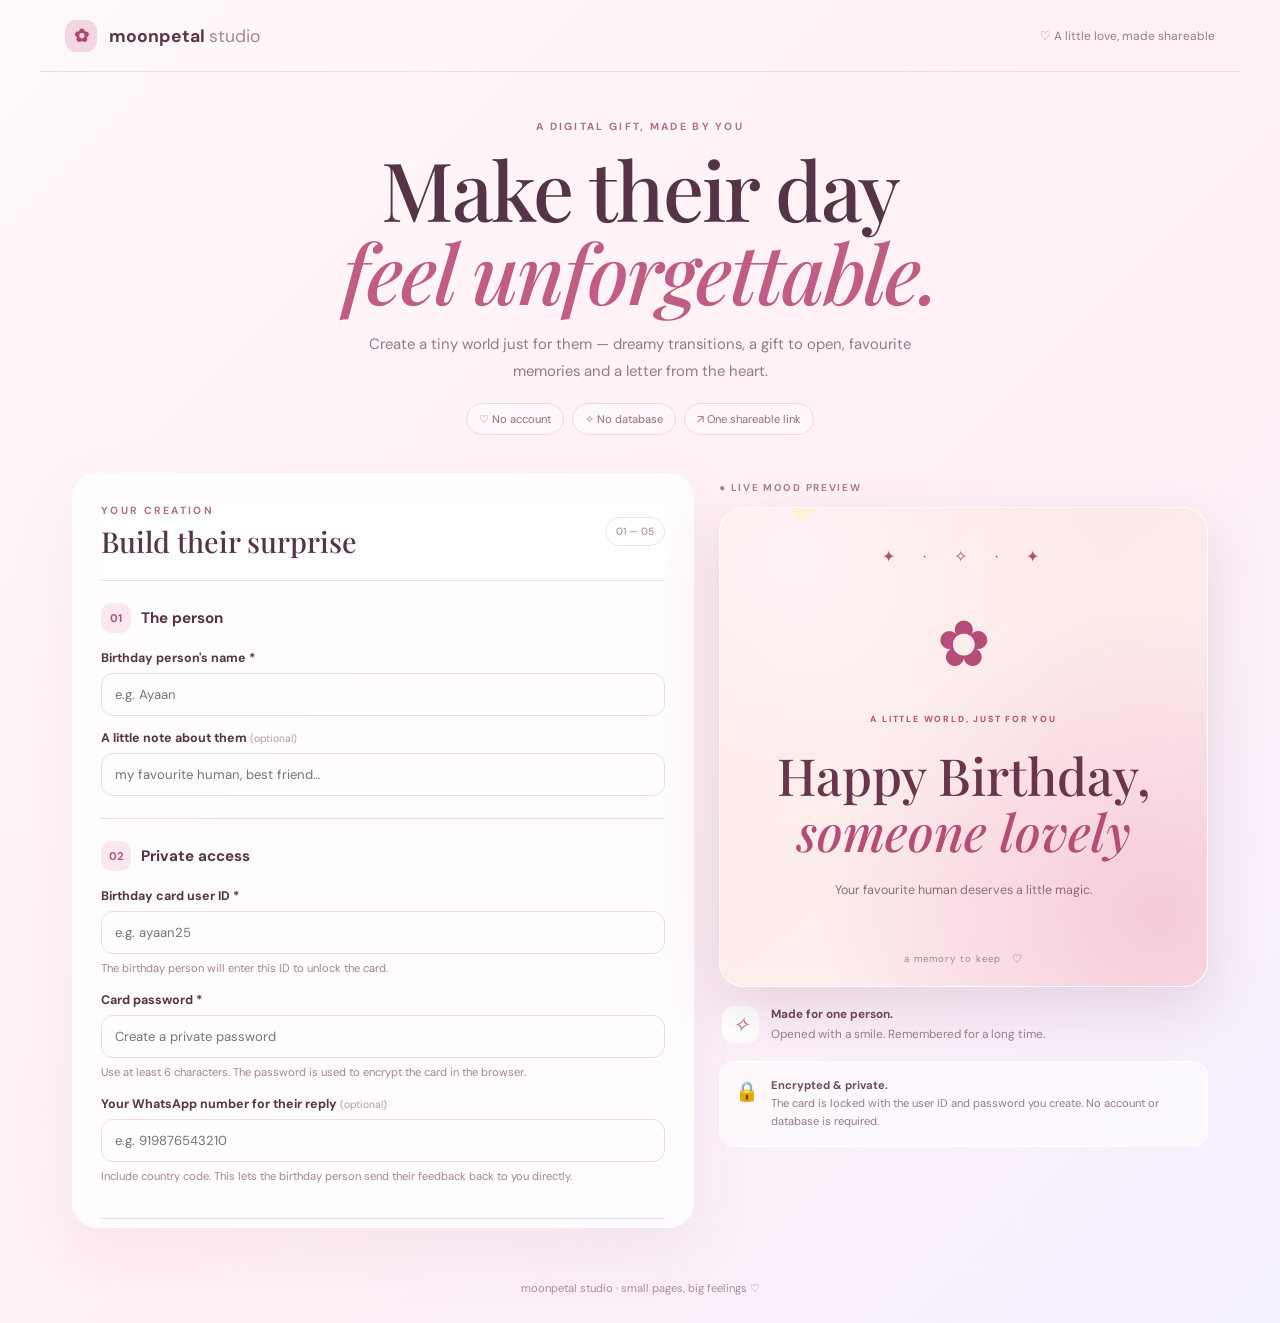
<file: index.html>
<!doctype html><html lang="en"><head><meta charset="utf-8"><meta name="viewport" content="width=device-width,initial-scale=1"><title>Moonpetal Studio · Birthday Wish Maker</title><link rel="preconnect" href="https://fonts.googleapis.com"><link href="https://fonts.googleapis.com/css2?family=DM+Sans:wght@400;500;600;700&family=Playfair+Display:ital,wght@0,500;0,600;1,500&display=swap" rel="stylesheet"><link rel="stylesheet" href="style.css"></head><body class="studio"><header class="top"><a class="brand" href="index.html"><i>✿</i> moonpetal <span>studio</span></a><small>♡ A little love, made shareable</small></header><main class="shell"><section class="intro"><p class="eyebrow">A DIGITAL GIFT, MADE BY YOU</p><h1>Make their day<br><em>feel unforgettable.</em></h1><p>Create a tiny world just for them — dreamy transitions, a gift to open, favourite memories and a letter from the heart.</p><div class="pills"><span>♡ No account</span><span>✧ No database</span><span>↗ One shareable link</span></div></section><div class="layout"><form id="form" class="panel"><div class="panel-head"><div><p class="eyebrow">YOUR CREATION</p><h2>Build their surprise</h2></div><small>01 — 05</small></div><section class="part"><h3><b>01</b> The person</h3><label for="name">Birthday person's name *</label><input id="name" maxlength="48" placeholder="e.g. Ayaan" required><label for="note">A little note about them <small>(optional)</small></label><input id="note" maxlength="70" placeholder="my favourite human, best friend…"></section>
<section class="part"><h3><b>02</b> Private access</h3><label for="userId">Birthday card user ID *</label><input id="userId" maxlength="32" autocomplete="off" placeholder="e.g. ayaan25" required><p class="hint">The birthday person will enter this ID to unlock the card.</p><label for="password">Card password *</label><input id="password" type="password" minlength="6" maxlength="64" autocomplete="new-password" placeholder="Create a private password" required><p class="hint">Use at least 6 characters. The password is used to encrypt the card in the browser.</p><label for="replyTo">Your WhatsApp number for their reply <small>(optional)</small></label><input id="replyTo" inputmode="tel" placeholder="e.g. 919876543210"><p class="hint">Include country code. This lets the birthday person send their feedback back to you directly.</p></section><section class="part"><h3><b>03</b> Your words</h3><label for="wish">Birthday message *</label><textarea id="wish" maxlength="900" rows="4" required placeholder="If I could wrap all my good wishes into one gift…"></textarea><label for="blessings">Blessings & prayers</label><textarea id="blessings" maxlength="650" rows="3" placeholder="May peace find you, may your dreams grow…"></textarea><label for="letter">Secret final letter</label><textarea id="letter" maxlength="800" rows="3" placeholder="One last thing I want you to know…"></textarea></section><section class="part"><h3><b>04</b> Little keepsakes</h3><label for="photos">Upload up to 2 photos <small>(optional)</small></label><input id="photos" type="file" accept="image/jpeg,image/png,image/webp" multiple><p class="hint">Photos are compressed into the link. For more reliable sharing, use public photo URLs below.</p><div id="photoPreview" class="photo-preview"></div><label for="photoUrls">Or public photo URLs <small>(one per line, max 3)</small></label><textarea id="photoUrls" rows="2" placeholder="https://example.com/photo1.jpg"></textarea><label for="video">Memory video URL <small>(optional)</small></label><input id="video" type="url" placeholder="https://example.com/video.mp4"><p class="hint">Use a public direct video URL. A local video file cannot reliably travel in a share link.</p></section><section class="part"><h3><b>05</b> Set the mood</h3><div class="themes"><label><input type="radio" name="theme" value="rose" checked><i class="rose"></i><strong>Rosewater</strong><small>Blush · rose · cream</small></label><label><input type="radio" name="theme" value="lavender"><i class="lavender"></i><strong>Lavender dusk</strong><small>Violet · lilac · pearl</small></label><label><input type="radio" name="theme" value="peach"><i class="peach"></i><strong>Peach glow</strong><small>Peach · coral · gold</small></label></div><label for="musicUrl">Optional background music URL</label><input id="musicUrl" type="url" placeholder="https://example.com/music.mp3"><p class="hint">Music appears behind a play button; it will not autoplay.</p><label class="check"><input id="auto" type="checkbox" checked><span><strong>Pause on the opening slide</strong><small>The opening slide advances after 5 seconds. All later pages are controlled manually.</small></span></label></section><button id="createBtn" class="primary" type="submit">Create their private birthday link <span>↗</span></button><p class="footnote">Your wish is encrypted in the browser. This site does not save it to a database.</p></form><aside class="side"><p class="preview-label">● LIVE MOOD PREVIEW</p><div id="preview" class="preview theme-rose"><div class="stars">✦　·　✧　·　✦</div><div class="flower">✿</div><small>A LITTLE WORLD, JUST FOR YOU</small><h2>Happy Birthday,<br><em id="previewName">someone lovely</em></h2><p id="previewNote">Your favourite human deserves a little magic.</p><div class="bow">🎀</div><footer>a memory to keep　♡</footer></div><div class="caption"><i>✧</i><p><strong>Made for one person.</strong><br>Opened with a smile. Remembered for a long time.</p></div><div class="privacy"><span>🔒</span><p><strong>Encrypted & private.</strong><br>The card is locked with the user ID and password you create. No account or database is required.</p></div></aside></div><section id="result" class="result panel hidden"><div class="seal">✉</div><p class="eyebrow">SEALED WITH LOVE</p><h2>Their little world is ready.</h2><p>Send the link together with the user ID and password. The birthday person must unlock the private surprise before it opens.</p><div class="linkrow"><input id="link" readonly><button id="copy" class="secondary">Copy link</button></div><p id="warning" class="warning hidden"></p><div class="actions"><button id="share" class="outline" type="button">Share link ↗</button><a id="wa" class="whatsapp" target="_blank" rel="noopener">Share on WhatsApp ↗</a><a id="previewLink" class="outline" target="_blank" rel="noopener">Preview surprise ↗</a></div><p id="copied" class="copied"></p></section></main><footer class="bottom">moonpetal studio · small pages, big feelings ♡</footer><script src="creator.js"></script></body></html>
</file>
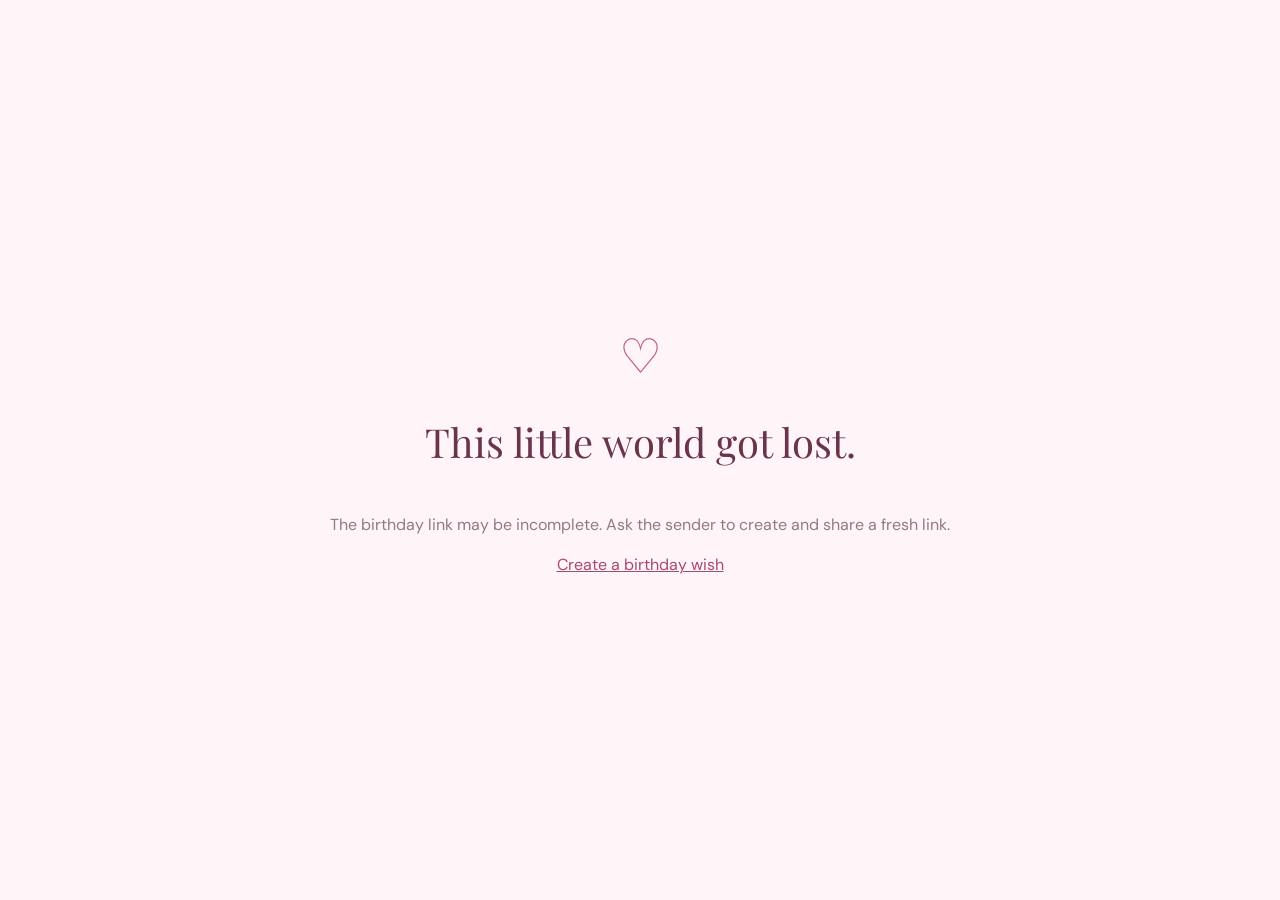
<file: wish.html>
<!doctype html><html lang="en"><head><meta charset="utf-8"><meta name="viewport" content="width=device-width,initial-scale=1"><meta name="theme-color" content="#f8dfe8"><title>A little birthday world ♡</title><link rel="preconnect" href="https://fonts.googleapis.com"><link href="https://fonts.googleapis.com/css2?family=DM+Sans:wght@400;500;600;700&family=Playfair+Display:ital,wght@0,500;0,600;1,500&display=swap" rel="stylesheet"><link rel="stylesheet" href="style.css"></head><body class="recipient theme-rose"><div id="auth" class="auth-overlay"><div class="auth-card"><div class="auth-lock">🔒</div><p class="eyebrow">A PRIVATE BIRTHDAY WORLD</p><h1>This surprise is locked.</h1><p>Enter the user ID and password given to you by the person who made this birthday card.</p><form id="authForm"><label for="authUser">User ID</label><input id="authUser" autocomplete="username" placeholder="Enter your user ID" required><label for="authPass">Password</label><input id="authPass" type="password" autocomplete="current-password" placeholder="Enter your password" required><button class="primary" type="submit">Unlock my birthday surprise <span>♡</span></button><p id="authError" class="auth-error"></p></form></div></div><div class="glow glow-a"></div><div class="glow glow-b"></div><div id="petals" class="petals"></div><button id="music" class="music hidden">♫ <span>Play music</span></button><audio id="audio" loop></audio><main id="story" class="story"><section class="page active opening"><div class="ornament">✧　♡　✧</div><p class="eyebrow">TODAY, THE WORLD GOT A LITTLE BRIGHTER</p><div class="flower">✿</div><h1>Happy Birthday,<br><em id="person">beautiful soul</em><span>.</span></h1><p id="personNote">This little world was made just for you.</p><div class="rule">—　a day worth celebrating　—</div><p class="count-label">YOUR SURPRISE BEGINS IN <b id="count">5</b></p></section><section class="page"><small class="page-num">01 / A NOTE FROM THE HEART</small><div class="round-icon">♡</div><p class="eyebrow">SOME WORDS, JUST FOR YOU</p><h2>A wish wrapped<br><em>in love.</em></h2><article class="paper"><span>✿</span><p id="wishText"></p><footer>with all my heart ♡</footer></article></section><section class="page"><small class="page-num">02 / WISHES FOR YOUR JOURNEY</small><div class="moon">☾</div><p class="eyebrow">FOR EVERY TOMORROW</p><h2>May life be<br><em>gentle with you.</em></h2><div id="blessingList" class="blessings"></div><p class="softline">May you always find a reason to smile. ♡</p></section><section class="page"><small class="page-num">03 / LITTLE MOMENTS, FOREVER</small><p class="eyebrow">A FEW PIECES OF OUR STORY</p><h2>Kept close,<br><em>always.</em></h2><div id="gallery" class="gallery"></div><p id="noPhotos" class="softline hidden">Even moments we haven't photographed can become our favourite memories. ♡</p><div id="videoWrap" class="video-wrap hidden"><video id="videoPlayer" controls playsinline></video></div><p class="gallery-caption">little moments. endless meaning.</p></section><section class="page gift-page"><small class="page-num">04 / THERE'S ONE MORE THING</small><p class="eyebrow">A SMALL GIFT, WITH A BIG FEELING</p><h2>Something special<br><em>is waiting.</em></h2><p class="softline">Tap the gift to open your surprise.</p><button id="gift" class="gift" aria-label="Open birthday gift"><span class="gift-glow"></span><span class="box"><i class="lid"></i><i class="ribbon-v"></i><i class="ribbon-h"></i><i class="bow">♡</i></span></button><p id="giftText" class="softline">made just for you ♡</p></section><section class="page feedback-page"><small class="page-num">05 / YOUR RESPONSE</small><div class="round-icon">♡</div><p class="eyebrow">NOW IT'S YOUR TURN</p><h2>How did this<br><em>little world feel?</em></h2><p class="softline">Before you open the final letter, leave a little note for the person who made this for you.</p><div class="feedback-card"><label class="feedback-label">Pick a feeling</label><div id="feelings" class="feelings"><button type="button" data-feeling="🥹 Touched">🥹<span>Touched</span></button><button type="button" data-feeling="😍 Loved it">😍<span>Loved it</span></button><button type="button" data-feeling="😊 Happy">😊<span>Happy</span></button><button type="button" data-feeling="🤗 Grateful">🤗<span>Grateful</span></button></div><label class="feedback-label" for="feedbackText">Your message</label><textarea id="feedbackText" maxlength="500" rows="4" placeholder="Tell them what you loved about the surprise…"></textarea><label class="feedback-label" for="feedbackFavorite">Favourite part <small>(optional)</small></label><select id="feedbackFavorite"><option value="">Choose one</option><option>Birthday message</option><option>Photos / memories</option><option>The gift</option><option>The final letter</option><option>Everything ♡</option></select><button id="sendFeedback" class="open-letter" type="button">♡ Send my response</button><p id="feedbackStatus" class="feedback-status"></p></div></section><section class="page final-page"><small class="page-num">06 / OPEN WHEN YOU'RE READY</small><div class="flower">✿</div><p class="eyebrow">A SECRET LETTER</p><h2>One last thing<br><em>from me to you.</em></h2><button id="openLetter" class="open-letter">♡　Open your letter　↗</button><article id="finalCard" class="final-card hidden"><small>✧ A LETTER FOR YOU ✧</small><p id="finalText"></p><footer>always wishing you the best ♡</footer></article><p class="final-wish">Happy Birthday, <span id="finalName"></span>. May this year be kind to you.</p><button id="replay" class="replay">↺ Experience it again</button></section><nav class="controls"><button id="prev" aria-label="Previous page">←</button><div id="dots" class="dots"></div><button id="next" aria-label="Next page">→</button></nav><div class="progress"><span id="progress"></span></div></main><div id="invalid" class="invalid hidden"><div>♡</div><h1>This little world got lost.</h1><p>The birthday link may be incomplete. Ask the sender to create and share a fresh link.</p><a href="index.html">Create a birthday wish</a></div><script src="wish.js"></script></body></html>
</file>
<file: style.css>
*{box-sizing:border-box} :root{font-family:"DM Sans",sans-serif;color:#563448;--accent:#b64d78;--deep:#6b344d;--bg-a:#fff1f5;--bg-b:#f5cad9;--bg-c:#f9e8df}body{margin:0}button,input,textarea{font:inherit}.hidden{display:none!important}h1,h2{font-family:"Playfair Display",serif;font-weight:500}.eyebrow{font-size:.65rem;letter-spacing:2.3px;font-weight:700;color:#b16d8a;margin:0 0 14px}.studio{min-height:100vh;background:linear-gradient(135deg,#fff9fa,#fff0f5 55%,#f4efff);overflow:hidden}.top{height:72px;max-width:1200px;margin:auto;padding:0 25px;display:flex;justify-content:space-between;align-items:center;border-bottom:1px solid #eedfe6}.brand{text-decoration:none;color:#58364a;font-weight:700;font-size:1.1rem}.brand i{font-style:normal;display:inline-grid;place-items:center;width:32px;height:32px;background:#f4d6e2;border-radius:11px;color:#a84970;margin-right:8px}.brand span{font-weight:400;color:#a98494}.top small{font-size:.75rem;color:#9a7c89}.shell{max-width:1180px;padding:48px 22px 38px;margin:auto}.intro{text-align:center;max-width:690px;margin:0 auto 38px}.intro h1{font-size:clamp(3rem,7vw,5.1rem);line-height:1.02;letter-spacing:-2px;margin:0}.intro h1 em{color:#c15c85}.intro>p:not(.eyebrow){max-width:550px;margin:18px auto;color:#947988;line-height:1.8;font-size:.93rem}.pills{display:flex;justify-content:center;gap:8px;flex-wrap:wrap}.pills span{border:1px solid #ead8e2;border-radius:30px;padding:8px 12px;font-size:.7rem;color:#966b80;background:#ffffff80}.layout{display:grid;grid-template-columns:minmax(0,1.12fr) minmax(280px,.88fr);gap:25px;align-items:start}.panel{border:1px solid #ffffff;background:#ffffffc9;backdrop-filter:blur(15px);border-radius:25px;padding:28px;box-shadow:0 22px 65px #82415e12}.panel-head{display:flex;justify-content:space-between;align-items:center;padding-bottom:20px;border-bottom:1px solid #eedfe6}.panel-head .eyebrow{margin:0 0 5px}.panel-head h2,.result h2{font-size:1.8rem;margin:0}.panel-head>small{font-size:.65rem;color:#a98092;border:1px solid #eedfe6;padding:7px 10px;border-radius:30px}.part{padding:22px 0;border-bottom:1px solid #eedfe6}.part h3{font-size:.95rem;margin:0 0 17px;display:flex;align-items:center;gap:10px}.part h3 b{font-size:.7rem;display:grid;place-items:center;width:30px;height:30px;border-radius:10px;background:#fae7ef;color:#b4557d}.part label{display:block;font-size:.78rem;font-weight:700;margin:14px 0 7px}.part label small{font-weight:400;color:#b19aa5}.part input:not([type=radio]):not([type=checkbox]):not([type=file]),.part textarea{width:100%;border:1px solid #eadbe2;background:#fffdfd;border-radius:12px;padding:12px 13px;color:#573748;outline:none;font-size:.82rem}.part textarea{resize:vertical;line-height:1.6}.part input:focus,.part textarea:focus{border-color:#d58aa7;box-shadow:0 0 0 4px #d58aa71f}.part input[type=file]{width:100%;font-size:.75rem;color:#8c7080}.hint{font-size:.7rem;color:#a18492;line-height:1.6;margin:6px 0 10px}.photo-preview{display:flex;gap:8px;flex-wrap:wrap;margin:8px 0}.photo-preview img{width:65px;height:65px;object-fit:cover;border-radius:10px;box-shadow:0 3px 12px #d9c4cf}.themes{display:grid;grid-template-columns:repeat(3,1fr);gap:7px}.themes label{border:1px solid #ebdce3;border-radius:13px;padding:8px 7px;margin:0;display:flex;flex-direction:column;gap:6px;cursor:pointer;background:white}.themes label:has(input:checked){border-color:#ce7d9e;background:#fff5f8}.themes input{position:absolute;opacity:0}.themes i{height:32px;width:100%;border-radius:7px}.themes strong{font-size:.67rem}.themes small{font-size:.56rem;color:#a48a96}.rose{background:linear-gradient(135deg,#f9dce7,#d67899,#fff1e7)}.lavender{background:linear-gradient(135deg,#e9dfff,#a99adf,#fbf1ff)}.peach{background:linear-gradient(135deg,#ffe0c9,#f5a18f,#f7d7a6)}.check{display:flex!important;align-items:flex-start;gap:10px;cursor:pointer}.check input{margin-top:4px;accent-color:#c35f88}.check span strong,.check span small{display:block}.check strong{font-size:.76rem}.check small{font-size:.68rem;color:#9b8190;margin-top:4px;line-height:1.5}.primary{width:100%;border:0;border-radius:13px;background:linear-gradient(110deg,#c76089,#9f5da9);color:#fff;padding:16px;font-weight:700;box-shadow:0 12px 25px #b156842f;margin-top:22px}.primary span{float:right}.footnote{text-align:center;font-size:.66rem;color:#ad92a0;line-height:1.6}.side{position:sticky;top:20px}.preview-label{font-size:.62rem;letter-spacing:1.7px;color:#a77f91;font-weight:700;margin:8px 0 13px}.preview{min-height:480px;border:1px solid white;border-radius:25px;position:relative;overflow:hidden;padding:38px 22px;text-align:center;box-shadow:0 22px 55px #8046672b;background:radial-gradient(ellipse at 15% 10%,var(--bg-a),transparent 54%),radial-gradient(ellipse at 90% 85%,var(--bg-b),transparent 55%),linear-gradient(145deg,var(--bg-c),var(--bg-a));color:var(--deep)}.theme-rose{--bg-a:#fff1f5;--bg-b:#f5cad9;--bg-c:#f9e8df;--accent:#b64d78;--deep:#6b344d}.theme-lavender{--bg-a:#f5f0ff;--bg-b:#d7cafa;--bg-c:#fbe9f4;--accent:#8064b8;--deep:#493b70}.theme-peach{--bg-a:#fff3e8;--bg-b:#ffcbb5;--bg-c:#ffebc7;--accent:#c36a55;--deep:#773f3a}.stars{color:var(--accent);letter-spacing:6px}.flower{font-size:4rem;color:var(--accent);margin:35px 0 20px;animation:turn 20s linear infinite}.preview>small{font-size:.55rem;letter-spacing:1.8px;color:var(--accent);font-weight:700}.preview h2{font-size:clamp(2.2rem,4vw,3.2rem);line-height:1.1;margin:20px 0}.preview h2 em{font-weight:500;color:var(--accent)}.preview>p{font-size:.78rem;color:#916b7c;line-height:1.7}.bow{font-size:2rem;margin:25px}.preview footer{position:absolute;bottom:20px;left:0;right:0;font-size:.6rem;letter-spacing:1px;color:#a88091}.caption{display:flex;gap:12px;align-items:center;padding:17px 3px}.caption i{width:37px;height:37px;display:grid;place-items:center;border-radius:12px;background:white;color:#bf648b;font-size:1.3rem}.caption p{font-size:.74rem;line-height:1.7;color:#9b7d8b;margin:0}.caption strong{color:#6b4556}.privacy{display:flex;gap:12px;padding:15px;background:#ffffff8c;border:1px solid white;border-radius:15px;color:#967a89;font-size:.7rem;line-height:1.6}.privacy>span{font-size:1.2rem}.privacy p{margin:0}.privacy strong{color:#6d4d5d}.result{text-align:center;margin-top:28px}.seal{width:55px;height:55px;border-radius:19px;background:#f9e4ed;color:#b8557d;display:grid;place-items:center;font-size:1.6rem;margin:0 auto 17px}.result h2{font-weight:500}.result>p:not(.eyebrow){font-size:.82rem;color:#9a7d8d}.linkrow{display:flex;gap:8px;max-width:780px;margin:20px auto 0}.linkrow input{flex:1;min-width:0;padding:12px;border:1px solid #eadbe2;border-radius:11px;font-size:.73rem;color:#8a5e75}.secondary,.outline,.whatsapp{padding:12px 16px;border-radius:11px;font-size:.75rem;font-weight:700;text-decoration:none;border:0;display:inline-flex;justify-content:center;align-items:center}.secondary{background:#f4e4ec;color:#9e4b70}.actions{display:flex;justify-content:center;gap:10px;flex-wrap:wrap;margin-top:12px}.whatsapp{background:#e2f5e8;color:#247247}.outline{border:1px solid #e7d5df;color:#8f5e77;background:#fff}.warning{max-width:750px;margin:12px auto;background:#fff5df;color:#815c2c;border-radius:11px;padding:12px;font-size:.72rem;line-height:1.6;text-align:left}.copied{min-height:18px;color:#8a5e75;font-size:.75rem}.bottom{text-align:center;padding:15px 20px 28px;font-size:.7rem;color:#ac8e9d}
/* recipient story */.recipient{min-height:100svh;overflow:hidden;position:relative;isolation:isolate;background:radial-gradient(ellipse at 15% 10%,var(--bg-a),transparent 54%),radial-gradient(ellipse at 90% 85%,var(--bg-b),transparent 55%),linear-gradient(145deg,var(--bg-c),var(--bg-a));color:var(--deep)}.glow{position:fixed;z-index:-1;width:55vw;height:55vw;border-radius:50%;filter:blur(35px);opacity:.35;background:radial-gradient(circle,var(--bg-b),transparent 68%)}.glow-a{top:-25vw;left:-15vw}.glow-b{bottom:-30vw;right:-15vw}.story{height:100svh;min-height:590px;position:relative;overflow:hidden}.page{position:absolute;inset:0;display:flex;flex-direction:column;align-items:center;justify-content:center;text-align:center;padding:65px 23px 95px;opacity:0;visibility:hidden;transform:translateY(22px) scale(.99);transition:opacity .65s,transform .85s cubic-bezier(.2,.8,.2,1),visibility .65s;overflow-y:auto}.page.active{opacity:1;visibility:visible;transform:translateY(0) scale(1);z-index:2}.page.leaving{transform:translateY(-40px) scale(.98);opacity:0}.page h1,.page h2{font-family:"Playfair Display",serif;font-weight:500;letter-spacing:-1px;line-height:1.08}.page h1{font-size:clamp(3.1rem,10vw,7rem);margin:20px 0 14px}.page h2{font-size:clamp(2.5rem,8vw,5rem);margin:12px 0 22px}.page h1 em,.page h2 em{color:var(--accent)}.page h1 span{color:var(--accent)}.page-num{position:absolute;top:25px;left:25px;font-size:.55rem;letter-spacing:1.3px;color:#a57c90}.page .eyebrow{font-size:.59rem}.ornament{letter-spacing:10px;color:var(--accent)}.opening .flower{margin:15px 0 0}.opening>p:not(.eyebrow){color:#997386;font-size:.9rem}.rule{font-size:.65rem;letter-spacing:1px;color:#b08498;margin:23px 0}.count-label{font-size:.59rem!important;letter-spacing:1.6px;color:#ad8598!important}.count-label b{display:inline-grid;place-items:center;background:#ffffffb8;width:23px;height:23px;border-radius:50%;color:var(--accent)}.round-icon{font-size:2.3rem;color:var(--accent);width:70px;height:70px;border:1px solid #b75b8240;border-radius:50%;display:grid;place-items:center;background:#ffffff66;margin-bottom:18px}.paper{position:relative;width:min(590px,100%);text-align:left;background:#fffdfac9;border:1px solid white;box-shadow:0 20px 50px #82415e19;padding:28px 30px 23px;border-radius:4px 20px 4px 20px;color:#775063}.paper>span{position:absolute;right:18px;top:8px;color:#d88ca8;font-size:1.6rem}.paper p{white-space:pre-wrap;line-height:1.85;font-size:clamp(.93rem,2.5vw,1.08rem);margin:8px 0 20px}.paper footer{text-align:right;color:#bb6689;font:italic 1.1rem "Playfair Display",serif}.moon{font-size:3.2rem;color:var(--accent);margin-bottom:7px}.blessings{display:grid;gap:9px;width:min(600px,100%)}.blessing{padding:13px 17px;border-radius:14px;background:#ffffff88;border:1px solid white;font:500 1rem "Playfair Display",serif;color:#795165;box-shadow:0 7px 20px #82415e0a;animation:rise .6s both}.blessing span{color:var(--accent);margin-right:10px}.softline{color:#a17c8d;font:italic .92rem "Playfair Display",serif;line-height:1.7}.gallery{display:flex;align-items:center;justify-content:center;gap:13px;flex-wrap:wrap;max-width:850px;width:100%}.photo-frame{width:clamp(110px,22vw,200px);padding:8px 8px 25px;background:#fffdfb;box-shadow:0 16px 35px #743b532b;transform:rotate(var(--tilt));border-radius:3px;animation:photoIn .8s both}.photo-frame img{width:100%;aspect-ratio:4/5;object-fit:cover;display:block;background:#f2dce5}.photo-frame figcaption{font:italic .78rem "Playfair Display",serif;color:#a65b7c;padding-top:8px}.gallery-caption{font-size:.58rem;letter-spacing:1.8px;color:#ac8295;margin-top:19px}.video-wrap{margin-top:12px;width:min(420px,100%)}.video-wrap video{width:100%;max-height:190px;border-radius:13px;background:#2d1c29}.gift{position:relative;border:0;background:transparent;width:220px;height:210px;margin:3px auto;display:grid;place-items:center}.gift-glow{position:absolute;width:180px;height:180px;border-radius:50%;background:radial-gradient(circle,#ffffffcc,#ea9cbb2e 50%,transparent 70%);animation:pulse 2.4s infinite}.box{position:relative;display:block;width:122px;height:96px;margin-top:30px;background:linear-gradient(135deg,#e9a0bc,#c85f8c);border-radius:8px;box-shadow:0 18px 35px #a0457038;transition:transform .5s}.lid{position:absolute;left:-9px;top:-20px;width:140px;height:30px;background:linear-gradient(135deg,#f4c2d4,#d87ba0);border-radius:7px;transform-origin:10% 100%;transition:transform .65s}.ribbon-v{position:absolute;top:0;bottom:0;left:51px;width:21px;background:#fff0d9}.ribbon-h{position:absolute;left:0;right:0;top:38px;height:18px;background:#fff0d9}.bow{position:absolute;top:-52px;left:43px;width:38px;height:34px;border:8px solid #fff0d9;border-radius:80% 10% 80% 10%;transform:rotate(-35deg);color:transparent}.gift.opened .lid{transform:translate(-18px,-46px) rotate(-24deg)}.gift.opened .box{transform:translateY(13px) scale(.94)}.gift.opened .gift-glow{background:radial-gradient(circle,#fff,#ffe7acaa 28%,#ea9cbb1a 65%,transparent 72%)}.open-letter{border:1px solid #b35b8347;border-radius:99px;background:#ffffffa8;padding:14px 22px;color:#9e4b70;font-weight:700;box-shadow:0 10px 25px #82415e12}.final-card{width:min(550px,100%);margin:20px auto 0;background:#fffdfad9;padding:24px 26px;border:1px solid white;border-radius:4px 20px 4px 20px;box-shadow:0 20px 50px #82415e1f;text-align:left;animation:reveal .7s both}.final-card>small{display:block;text-align:center;letter-spacing:2px;color:#b36a8a}.final-card p{font:1rem/1.8 "Playfair Display",serif;white-space:pre-wrap;color:#775063;margin:20px 0}.final-card footer{text-align:center;color:#b36a8a;font-size:.62rem;letter-spacing:.5px}.final-wish{font:italic .95rem "Playfair Display",serif;color:#a5798d;margin:18px 0 0}.replay{border:0;background:transparent;color:#a16b84;font-size:.73rem;margin-top:12px}.controls{position:absolute;z-index:20;bottom:23px;left:50%;transform:translateX(-50%);display:flex;align-items:center;gap:16px}.controls button:not(.dot){width:40px;height:40px;border:1px solid #ac698b3d;border-radius:50%;background:#ffffff8c;color:#9b5273}.dots{display:flex;gap:6px;align-items:center}.dot{width:6px;height:6px;border:0;padding:0;border-radius:50%;background:#a45b7d4d}.dot.active{width:22px;border-radius:8px;background:var(--accent)}.progress{position:absolute;bottom:0;left:0;right:0;height:3px;background:#a05a7b1f;z-index:22}.progress span{display:block;width:0;height:100%;background:var(--accent)}.music{position:absolute;z-index:25;right:18px;top:16px;border:1px solid #b0628833;background:#ffffff9c;border-radius:99px;padding:9px 13px;color:#995070;font-size:.78rem}.petals{position:fixed;inset:0;pointer-events:none;z-index:1;overflow:hidden}.petal{position:absolute;top:-25px;color:#c968926b;font-size:16px;animation:fall linear infinite}.wave{position:fixed;inset:0;z-index:15;pointer-events:none;transform:translateY(-110%);transition:transform .85s cubic-bezier(.7,0,.3,1);fill:var(--accent)}.wave.go{transform:translateY(0)}.wave svg{width:100%;height:100%}.wave path:first-child{opacity:.7}.invalid{position:fixed;inset:0;z-index:100;background:#fff4f7;display:flex;flex-direction:column;justify-content:center;align-items:center;padding:25px;text-align:center}.invalid>div{font-size:3rem;color:#c05d86}.invalid h1{font:2.5rem "Playfair Display",serif}.invalid p{line-height:1.7;color:#947888}.invalid a{color:#a84970}@keyframes turn{to{transform:rotate(360deg)}}@keyframes rise{from{opacity:0;transform:translateY(12px)}to{opacity:1;transform:translateY(0)}}@keyframes photoIn{from{opacity:0;transform:translateY(20px)}to{opacity:1;transform:translateY(0) rotate(var(--tilt))}}@keyframes pulse{50%{transform:scale(1.12);opacity:.65}}@keyframes reveal{from{opacity:0;transform:translateY(15px) scale(.97)}to{opacity:1;transform:translateY(0) scale(1)}}@keyframes fall{0%{transform:translateY(-5vh) rotate(0);opacity:0}12%{opacity:.7}100%{transform:translate(40px,110vh) rotate(420deg);opacity:0}}@media(max-width:900px){.layout{grid-template-columns:1fr}.side{position:static;max-width:600px;width:100%;margin:auto}.preview{min-height:420px}}@media(max-width:560px){.top{height:62px;padding:0 14px}.top small{font-size:0}.shell{padding:32px 12px}.intro h1{letter-spacing:-1.5px}.panel{padding:19px 15px}.themes{gap:5px}.themes label{padding:7px 5px}.themes small{font-size:.52rem}.preview{min-height:405px}.linkrow{flex-direction:column}.result{padding:24px 15px}.page{padding:62px 17px 88px}.page-num{top:18px;left:16px;font-size:.5rem}.page h1{font-size:clamp(3rem,13vw,5rem)}.page h2{font-size:clamp(2.35rem,10vw,3.7rem)}.paper{padding:25px 20px 21px}.photo-frame{width:clamp(105px,38vw,150px)}.photo-frame:nth-child(3){display:none}.gift{transform:scale(.88);margin:-5px auto}.final-card{padding:19px}.music{right:10px;top:10px}.music span{display:none}}@media(prefers-reduced-motion:reduce){*,*::before,*::after{animation-duration:.01ms!important;animation-iteration-count:1!important;transition-duration:.01ms!important}}
/* private creator panel */
.panel#form{max-height:min(760px,calc(100svh - 145px));overflow-y:auto;scroll-behavior:smooth;scrollbar-width:thin;scrollbar-color:#d88ca7 #f8edf2}
.panel#form::-webkit-scrollbar{width:9px}.panel#form::-webkit-scrollbar-track{background:#f8edf2;border-radius:20px}.panel#form::-webkit-scrollbar-thumb{background:#d88ca7;border-radius:20px;border:2px solid #f8edf2}.panel#form .panel-head{position:sticky;top:-28px;z-index:5;background:#ffffffee;backdrop-filter:blur(12px);padding-top:2px}
.auth-overlay{position:fixed;inset:0;z-index:200;background:radial-gradient(circle at 20% 10%,#fff7fa,#f6dbe6 45%,#f3e9f7);display:grid;place-items:center;padding:20px}.auth-card{width:min(460px,100%);background:#fffdfde8;border:1px solid #fff;box-shadow:0 30px 90px #82415e2b;border-radius:28px;padding:34px 30px;text-align:center}.auth-lock{width:68px;height:68px;border-radius:22px;background:#fae5ee;display:grid;place-items:center;margin:0 auto 18px;font-size:1.8rem}.auth-card h1{font-size:2.4rem;margin:0 0 10px}.auth-card>p:not(.eyebrow){color:#967888;line-height:1.7;font-size:.82rem}.auth-card form{text-align:left;margin-top:20px}.auth-card label{display:block;font-size:.76rem;font-weight:700;margin:14px 0 7px}.auth-card input,.auth-card select,.auth-card textarea{width:100%;border:1px solid #eadbe2;background:#fffdfd;border-radius:12px;padding:12px 13px;color:#573748;outline:none;font-size:.82rem}.auth-card input:focus,.auth-card textarea:focus{border-color:#d58aa7;box-shadow:0 0 0 4px #d58aa71f}.auth-card .primary{margin-top:18px}.auth-error{min-height:20px;color:#ad4d70;text-align:center;font-size:.72rem;margin:10px 0 0}.feedback-card{width:min(600px,100%);background:#ffffff88;border:1px solid white;border-radius:20px;padding:18px;text-align:left;box-shadow:0 15px 40px #82415e12}.feedback-label{display:block;font-size:.7rem;font-weight:700;color:#805367;margin:0 0 8px}.feedback-label:not(:first-child){margin-top:15px}.feelings{display:grid;grid-template-columns:repeat(4,1fr);gap:7px}.feelings button{border:1px solid #eadbe2;background:#fffdfd;border-radius:13px;padding:10px 6px;color:#805367;cursor:pointer;display:flex;flex-direction:column;gap:4px;align-items:center;font-size:1.2rem}.feelings button span{font-size:.6rem}.feelings button.selected{border-color:#c66b8e;background:#fff0f5;box-shadow:0 0 0 3px #c66b8e18}.feedback-card textarea,.feedback-card select{width:100%;border:1px solid #eadbe2;background:#fffdfd;border-radius:12px;padding:12px;color:#573748;outline:none;font-size:.82rem;resize:vertical}.feedback-card select{resize:none}.feedback-card .open-letter{display:block;margin:15px auto 0}.feedback-status{min-height:18px;text-align:center;color:#9d5d78;font-size:.68rem;line-height:1.5;margin:10px 0 0}@media(max-width:900px){.panel#form{max-height:none;overflow:visible}.panel#form .panel-head{position:static}.feelings{grid-template-columns:repeat(2,1fr)}}
</file>
